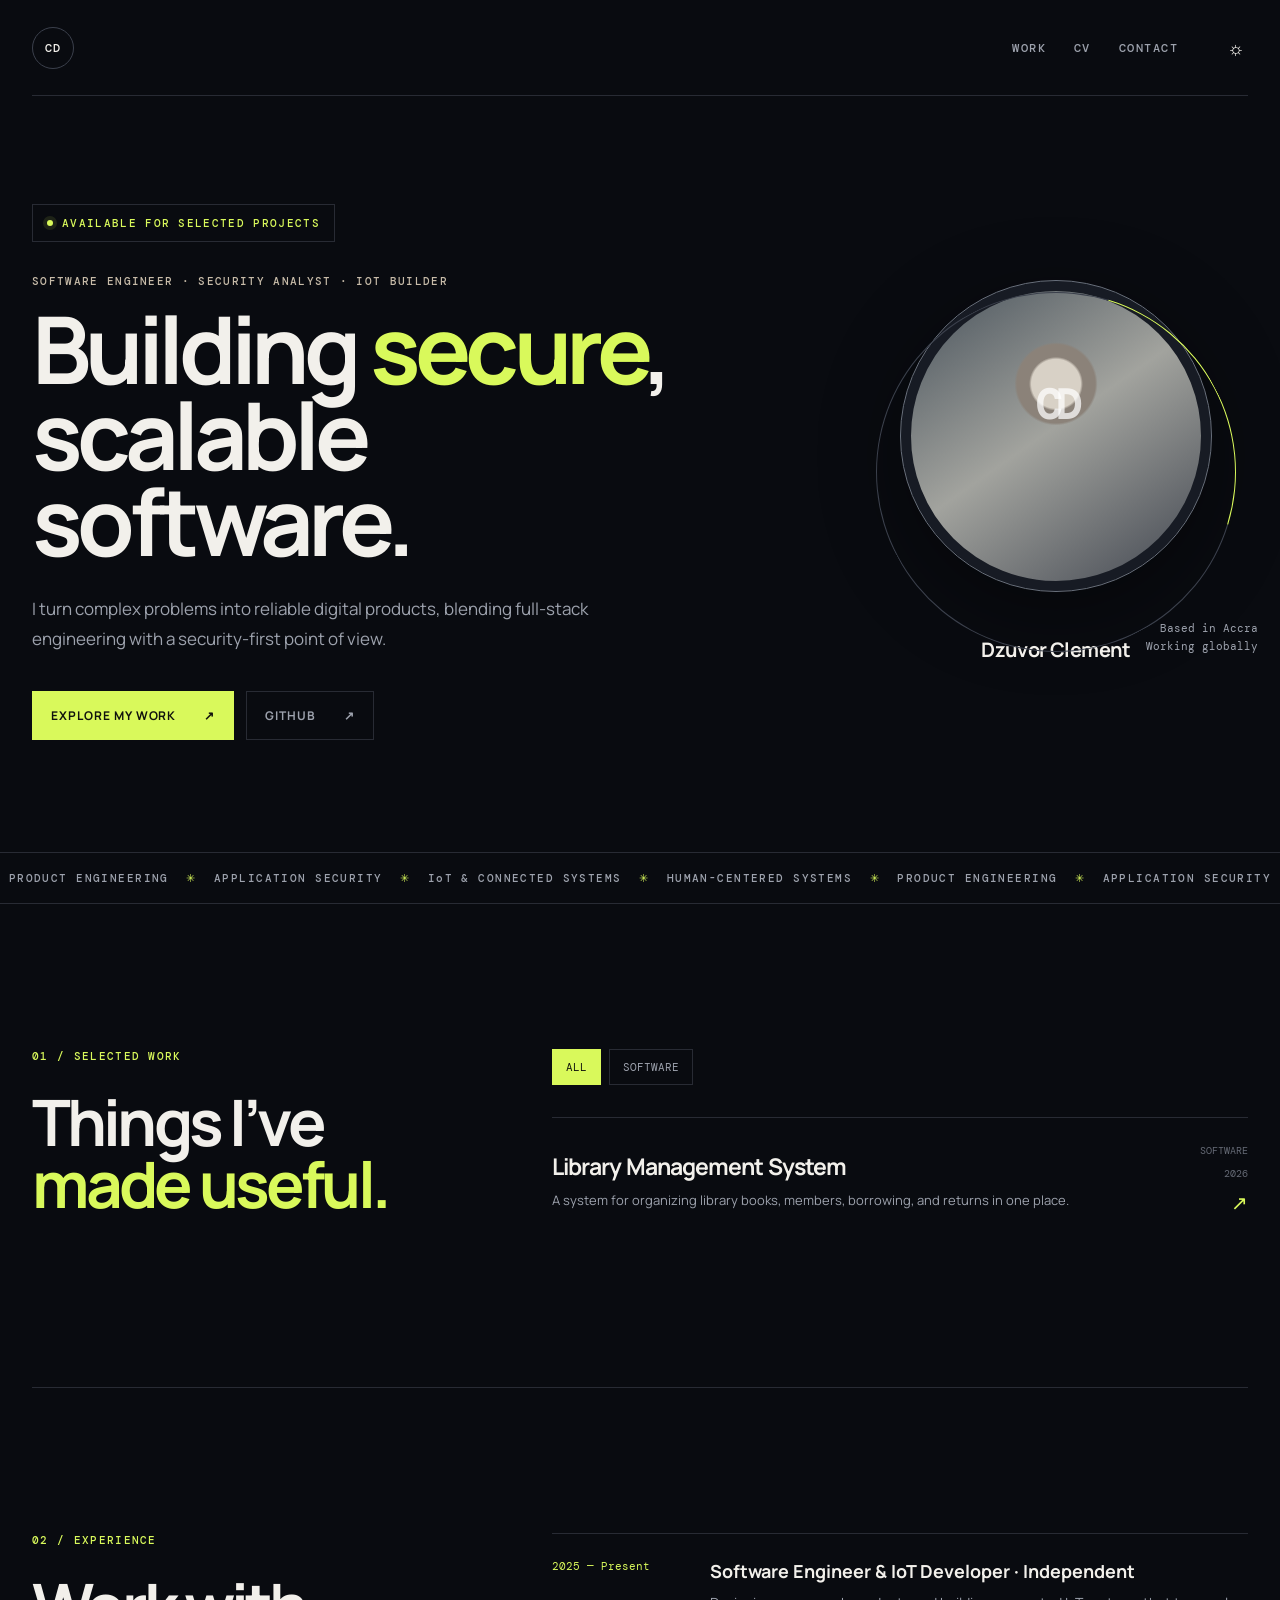
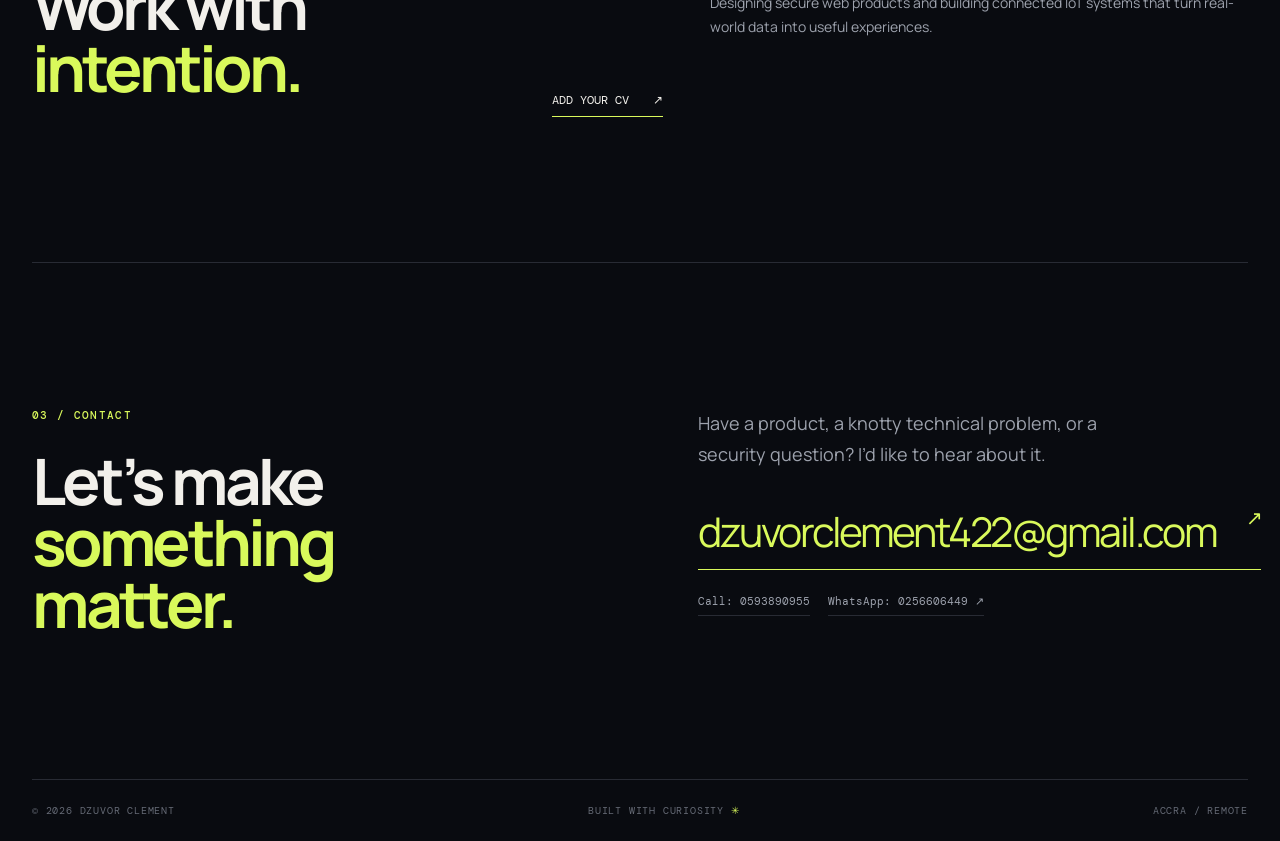
<file: index.html>
<!doctype html>
<html lang="en">
<head>
  <meta charset="UTF-8" />
  <meta name="viewport" content="width=device-width, initial-scale=1.0" />
  <meta name="description" content="A personal portfolio for secure, thoughtful software engineering." />
  <title>Dzuvor Clement | Software Engineer</title>
  <link rel="preconnect" href="https://fonts.googleapis.com" />
  <link rel="preconnect" href="https://fonts.gstatic.com" crossorigin />
  <link href="https://fonts.googleapis.com/css2?family=DM+Mono:wght@400;500&family=Manrope:wght@400;500;600;700;800&display=swap" rel="stylesheet" />
  <link rel="stylesheet" href="styles.css" />
</head>
<body>
  <div class="site-shell">
    <header class="site-header">
      <a class="brand-mark" href="#top" aria-label="Dzuvor Clement home">CD</a>
      <nav class="desktop-nav" aria-label="Primary navigation">
        <a href="#work">Work</a>
        <a href="#cv">CV</a>
        <a href="#contact">Contact</a>
      </nav>
      <button class="icon-button" id="themeToggle" type="button" aria-label="Switch to light mode" title="Toggle theme">
        <span aria-hidden="true">☼</span>
      </button>
      <button class="menu-button" id="menuToggle" type="button" aria-expanded="false" aria-controls="mobileNav" aria-label="Open navigation">Menu</button>
    </header>

    <nav class="mobile-nav" id="mobileNav" aria-label="Mobile navigation">
      <a href="#work">Work</a><a href="#cv">CV</a><a href="#contact">Contact</a>
    </nav>

    <main id="top">
      <section class="hero section-grid">
        <div class="hero-copy reveal">
          <p class="eyebrow"><span class="status-dot"></span> <span id="availabilityText">Available for selected projects</span></p>
          <p class="kicker" id="roleText">Software engineer <span>·</span> security analyst <span>·</span> IoT builder</p>
          <h1>Building <em>secure</em>, scalable software.</h1>
          <p class="hero-text" id="bioText">I turn complex problems into reliable digital products, blending full-stack engineering with a security-first point of view.</p>
          <div class="hero-actions">
            <a class="button button-primary" href="#work">Explore my work <span>↗</span></a>
            <a class="button button-quiet" href="https://github.com" target="_blank" rel="noreferrer">GitHub <span>↗</span></a>
          </div>
        </div>
        <div class="portrait-wrap reveal reveal-delay">
          <div class="portrait-orbit"></div>
          <div class="portrait-placeholder has-image" id="portrait" role="img" aria-label="Portrait of Dzuvor Clement">
            <img src="images/file_00000000dcd071f48d6ba58d16c75ac9.jpg" alt="Dzuvor Clement professional headshot" />
          </div>
          <div class="portrait-name" id="portraitName">Dzuvor Clement</div>
          <div class="portrait-note" id="locationText">Based in Accra<br />Working globally</div>
        </div>
      </section>

      <section class="marquee-band" aria-label="Specialties">
        <div class="marquee-track"><span>PRODUCT ENGINEERING</span><b>✳</b><span>APPLICATION SECURITY</span><b>✳</b><span>IoT & CONNECTED SYSTEMS</span><b>✳</b><span>HUMAN-CENTERED SYSTEMS</span><b>✳</b><span>PRODUCT ENGINEERING</span><b>✳</b><span>APPLICATION SECURITY</span></div>
      </section>

      <section class="work-section section-grid" id="work">
        <div class="section-intro">
          <p class="section-label">01 / Selected work</p>
          <h2>Things I’ve<br /><em>made useful.</em></h2>
        </div>
        <div class="work-content">
          <div class="filter-bar" id="filters" aria-label="Filter projects"></div>
          <div class="project-list" id="projectList"></div>
        </div>
      </section>

      <section class="cv-section section-grid" id="cv">
        <div class="section-intro"><p class="section-label">02 / Experience</p><h2>Work with<br /><em>intention.</em></h2></div>
        <div class="timeline">
          <article class="timeline-item"><span>2025 — Present</span><div><h3>Software Engineer & IoT Developer · Independent</h3><p>Designing secure web products and building connected IoT systems that turn real-world data into useful experiences.</p></div></article>
          <a class="text-link" id="cvLink" href="#contact">Download full CV <span>↗</span></a>
        </div>
      </section>

      <section class="contact-section section-grid" id="contact">
        <div><p class="section-label">03 / Contact</p><h2>Let’s make<br /><em>something matter.</em></h2></div>
        <div class="contact-copy"><p>Have a product, a knotty technical problem, or a security question? I’d like to hear about it.</p><a class="contact-email" href="mailto:dzuvorclement422@gmail.com">dzuvorclement422@gmail.com <span>↗</span></a><div class="contact-links"><a href="tel:+233593890955">Call: 0593890955</a><a href="https://wa.me/233256606449" target="_blank" rel="noreferrer">WhatsApp: 0256606449 <span>↗</span></a></div></div>
      </section>
    </main>

    <footer><span>© 2026 <span id="footerName">Dzuvor Clement</span></span><span>Built with curiosity <i>✳</i></span><span>Accra / Remote</span></footer>
  </div>
  <dialog id="projectDialog" class="project-dialog"><button class="dialog-close" id="dialogClose" aria-label="Close project details">×</button><div id="dialogContent"></div></dialog>
  <script src="app.js?v=3"></script>
</body>
</html>
</file>
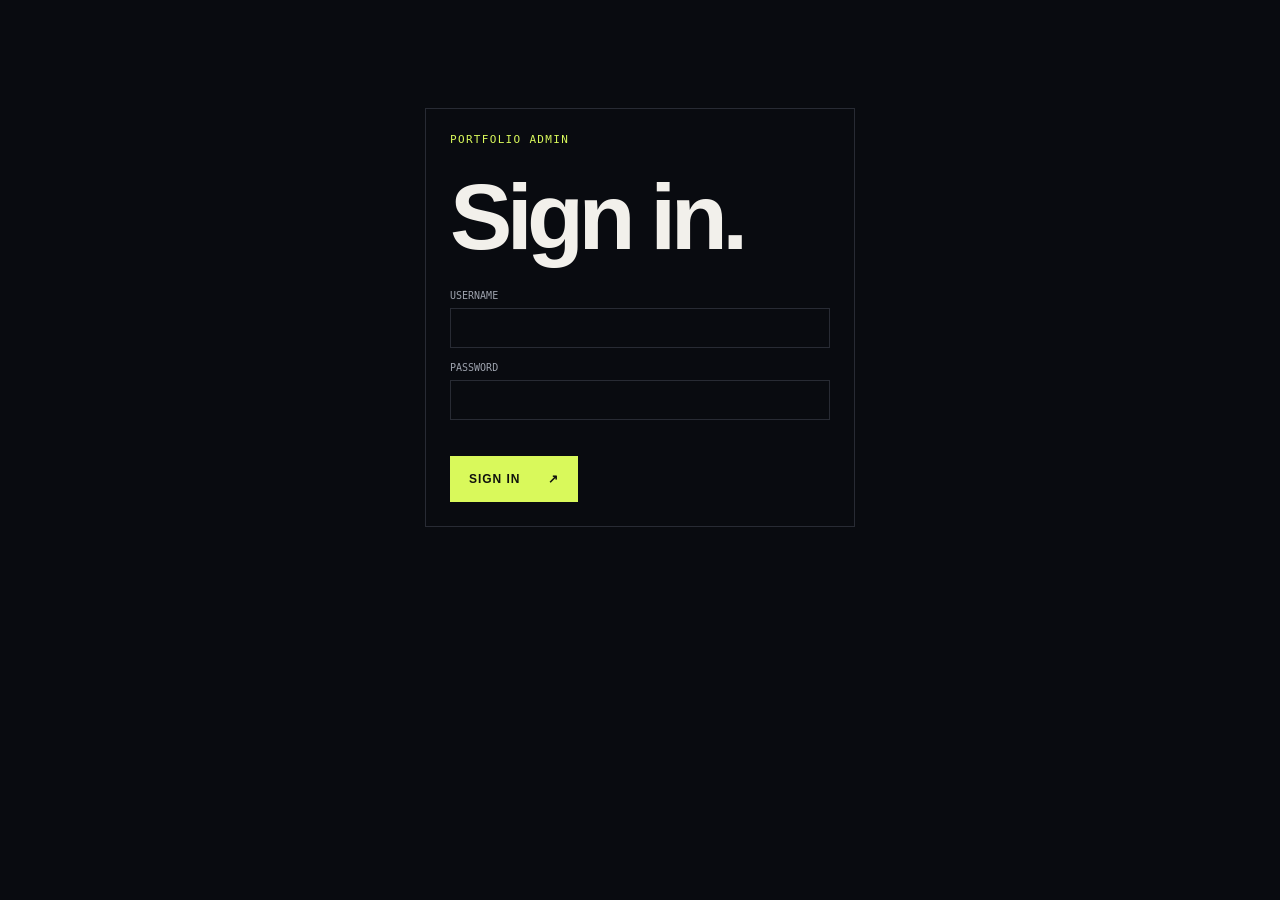
<file: admin.html>
<!doctype html>
<html lang="en">
<head>
  <meta charset="UTF-8" />
  <meta name="viewport" content="width=device-width, initial-scale=1.0" />
  <title>Portfolio Admin</title>
  <link rel="stylesheet" href="styles.css" />
  <style>.admin-shell{width:min(900px,calc(100% - 36px));margin:70px auto}.login-panel{max-width:430px;margin:12vh auto}.admin-header{display:flex;justify-content:space-between;align-items:center;border-bottom:1px solid var(--line);padding-bottom:22px;margin-bottom:32px}.admin-header-actions{display:flex;align-items:center;gap:22px}.admin-grid{display:grid;grid-template-columns:1fr 1fr;gap:32px}.admin-panel{border:1px solid var(--line);padding:24px}.admin-panel h2{font-size:28px;margin-bottom:24px}.admin-form{display:grid;gap:14px}.admin-form label{display:grid;gap:7px;color:var(--muted);font:10px 'DM Mono',monospace;text-transform:uppercase}.admin-form input,.admin-form textarea{width:100%;padding:11px;border:1px solid var(--line);background:var(--bg);color:var(--ink);font:14px Manrope,sans-serif}.admin-actions{display:flex;gap:10px;align-items:center;margin-top:22px}.admin-status{color:var(--accent);font:11px 'DM Mono',monospace}.admin-project{border-top:1px solid var(--line);padding:16px 0}.admin-project strong{display:block;margin-bottom:5px}.admin-project span{color:var(--muted);font:11px 'DM Mono',monospace}@media(max-width:700px){.admin-grid{grid-template-columns:1fr}.admin-header{align-items:flex-start;gap:15px;flex-direction:column}.admin-header-actions{flex-wrap:wrap}}</style>
</head>
<body><main class="admin-shell">
  <section class="admin-panel login-panel" id="loginPanel"><p class="section-label">Portfolio admin</p><h1>Sign in.</h1><form class="admin-form" id="loginForm"><label>Username<input name="username" autocomplete="username" required /></label><label>Password<input name="password" type="password" autocomplete="current-password" required /></label><div class="admin-actions"><button class="button button-primary" type="submit">Sign in <span>↗</span></button><span class="admin-status" id="loginStatus"></span></div></form></section>
  <section id="dashboard" hidden>
  <header class="admin-header"><div><p class="section-label">Portfolio admin</p><h1>Manage your site.</h1></div><div class="admin-header-actions"><a class="text-link" href="index.html">View portfolio <span>↗</span></a><button class="button button-quiet" id="logoutButton" type="button">Log out</button></div></header>
  <div class="admin-grid">
    <section class="admin-panel"><h2>Profile</h2><form class="admin-form" id="profileForm"><label>Name<input name="name" required /></label><label>Role<input name="role" required /></label><label>Availability<input name="availability" /></label><label>Bio<textarea name="bio" rows="5" required></textarea></label><label>Location<textarea name="location" rows="2"></textarea></label><label>Profile image URL<input name="imageUrl" type="url" /></label><label>Or upload profile image<input name="imageFile" type="file" accept="image/*" /></label><label>CV URL<input name="cvUrl" type="url" /></label><label>Or upload CV<input name="cvFile" type="file" accept=".pdf,.doc,.docx" /></label><div class="admin-actions"><button class="button button-primary" type="submit">Save profile <span>↗</span></button><span class="admin-status" id="profileStatus"></span></div></form></section>
    <section class="admin-panel"><h2>Add project</h2><form class="admin-form" id="projectForm"><label>Name<input name="title" required /></label><label>Category<input name="category" required /></label><label>Year<input name="year" required /></label><label>Short description<textarea name="description" rows="3" required></textarea></label><label>Details<textarea name="details" rows="5" required></textarea></label><label>Tags<input name="tags" /></label><label>Project URL<input name="projectUrl" type="url" /></label><label>Or upload project file<input name="projectFile" type="file" /></label><div class="admin-actions"><button class="button button-primary" type="submit">Add project <span>↗</span></button><span class="admin-status" id="projectStatus"></span></div></form><div id="projectList"></div></section>
  </div>
  </section>
</main><script src="admin.js"></script></body></html>
</file>
<file: styles.css>
:root { --ink:#f2f0eb; --muted:#9da2ad; --dim:#656a75; --line:#282b34; --surface:#12151c; --accent:#d9f95b; --accent-ink:#10120d; --bg:#090b10; --warm:#c8bca9; }
.light-mode { --ink:#171916; --muted:#5e665f; --dim:#8a9289; --line:#d9ddd5; --surface:#f5f6f1; --accent:#758d16; --accent-ink:#f8faef; --bg:#f2f3ee; --warm:#596150; }
* { box-sizing:border-box; }
html { scroll-behavior:smooth; }
body { margin:0; background:var(--bg); color:var(--ink); font-family:'Manrope',sans-serif; }
a { color:inherit; text-decoration:none; }
.site-shell { overflow:hidden; }
.site-header { width:min(1280px,calc(100% - 64px)); margin:auto; height:96px; display:flex; align-items:center; gap:28px; border-bottom:1px solid var(--line); }
.brand-mark { display:grid; place-items:center; width:42px; height:42px; border:1px solid #3b404c; border-radius:50%; font:500 12px 'DM Mono',monospace; letter-spacing:.08em; }
.desktop-nav { display:flex; gap:28px; margin-left:auto; font:500 12px 'DM Mono',monospace; text-transform:uppercase; letter-spacing:.12em; color:var(--muted); }
.desktop-nav a:hover,.mobile-nav a:hover,.text-link:hover { color:var(--accent); }
.icon-button,.menu-button { background:transparent; border:0; color:var(--ink); cursor:pointer; font:500 20px 'DM Mono',monospace; }
.icon-button { margin-left:18px; }
.edit-button { border:1px solid var(--line); background:transparent; color:var(--muted); cursor:pointer; padding:10px 12px; font:10px 'DM Mono',monospace; text-transform:uppercase; letter-spacing:.08em; }.edit-button:hover { color:var(--accent); border-color:var(--accent); }
.menu-button,.mobile-nav { display:none; }
.section-grid { width:min(1280px,calc(100% - 64px)); margin:auto; display:grid; grid-template-columns:repeat(12,1fr); column-gap:32px; }
.hero { min-height:650px; padding:108px 0 112px; align-items:center; }
.hero-copy { grid-column:1 / span 7; position:relative; z-index:1; }
.eyebrow,.section-label,.kicker { font:500 11px 'DM Mono',monospace; text-transform:uppercase; letter-spacing:.12em; color:var(--muted); }
.eyebrow { display:inline-flex; align-items:center; gap:9px; padding:11px 14px; border:1px solid var(--line); color:var(--accent); margin:0 0 32px; }
.status-dot { width:6px; height:6px; display:block; background:var(--accent); border-radius:50%; box-shadow:0 0 0 4px rgba(217,249,91,.1); }
.kicker { color:var(--warm); margin:0 0 18px; }
.kicker span { color:var(--dim); margin:0 8px; }
h1,h2,h3,p { margin-top:0; }
h1 { max-width:760px; font-size:clamp(3.5rem,7.3vw,7.6rem); line-height:.92; letter-spacing:-.06em; margin-bottom:30px; font-weight:700; }
h1 em,h2 em { color:var(--accent); font-style:normal; }
.hero-text { max-width:570px; color:var(--muted); font-size:17px; line-height:1.75; }
.hero-actions { display:flex; gap:12px; margin-top:38px; }
.button { display:inline-flex; align-items:center; gap:28px; padding:15px 18px; font-size:12px; font-weight:700; text-transform:uppercase; letter-spacing:.08em; border:1px solid transparent; }
.button-primary { background:var(--accent); color:var(--accent-ink); }.button-primary:hover { background:#eeff95; }.button-quiet { border-color:var(--line); color:var(--muted); }.button-quiet:hover { color:var(--ink); border-color:var(--muted); }
.portrait-wrap { grid-column:9 / span 4; position:relative; height:410px; display:grid; place-items:center; }
.portrait-orbit { position:absolute; width:360px; height:360px; border:1px solid #3b404c; border-radius:50%; border-right-color:var(--accent); transform:rotate(-28deg); }
.portrait-placeholder { width:310px; height:310px; border-radius:50%; background:radial-gradient(circle at 50% 32%,#d8d1c6 0 10%,#8b8279 11% 16%,transparent 17%),linear-gradient(145deg,#49535c,#a2a39e 48%,#414650); border:10px solid #171b24; outline:1px solid #69707c; display:grid; place-items:center; overflow:hidden; box-shadow:0 20px 80px rgba(0,0,0,.4); }
.portrait-placeholder.has-image { background:none; }
.portrait-placeholder img { width:100%; height:100%; object-fit:cover; object-position:center; }
.portrait-placeholder span { font:700 42px 'DM Mono',monospace; color:rgba(255,255,255,.72); margin-bottom:62px; letter-spacing:-.12em; }
.portrait-name { margin-top:18px; text-align:center; font:700 20px 'Manrope',sans-serif; letter-spacing:-.03em; color:var(--ink); }
.portrait-note { position:absolute; right:-10px; bottom:22px; color:var(--muted); font:11px/1.6 'DM Mono',monospace; text-align:right; }
.marquee-band { border-block:1px solid var(--line); padding:18px 0; white-space:nowrap; overflow:hidden; color:var(--muted); font:500 11px 'DM Mono',monospace; letter-spacing:.13em; }.marquee-track { display:flex; justify-content:space-around; min-width:1100px; animation:marquee 26s linear infinite; }.marquee-track b { color:var(--accent); font-weight:400; }
.work-section,.cv-section,.contact-section { padding:145px 0; border-bottom:1px solid var(--line); }.section-intro { grid-column:1 / span 4; }.section-label { color:var(--accent); margin-bottom:28px; }h2 { font-size:clamp(2.8rem,5vw,5.5rem); letter-spacing:-.06em; line-height:.96; font-weight:700; margin-bottom:0; }.work-content,.timeline,.contact-copy { grid-column:6 / span 7; }.filter-bar { display:flex; gap:8px; flex-wrap:wrap; margin-bottom:32px; }.filter { background:none; color:var(--muted); border:1px solid var(--line); padding:10px 13px; font:11px 'DM Mono',monospace; text-transform:uppercase; cursor:pointer; }.filter.active,.filter:hover { background:var(--accent); color:var(--accent-ink); border-color:var(--accent); }
.project-card { display:grid; grid-template-columns:1fr 130px; gap:24px; align-items:center; padding:26px 0; border-top:1px solid var(--line); cursor:pointer; transition:padding .25s ease; }.project-card:hover { padding-left:12px; }.project-card h3 { margin:0 0 8px; font-size:23px; letter-spacing:-.04em; }.project-card p { margin:0; color:var(--muted); font-size:13px; line-height:1.6; }.project-meta { display:flex; flex-direction:column; align-items:flex-end; gap:10px; color:var(--dim); font:10px 'DM Mono',monospace; text-transform:uppercase; text-align:right; }.project-arrow { color:var(--accent); font-size:20px; }.timeline-item { display:grid; grid-template-columns:130px 1fr; gap:28px; padding:25px 0; border-top:1px solid var(--line); }.timeline-item > span { color:var(--accent); font:11px 'DM Mono',monospace; }.timeline-item h3 { font-size:18px; margin-bottom:8px; }.timeline-item p,.contact-copy p { color:var(--muted); font-size:14px; line-height:1.7; margin-bottom:0; }.text-link { display:inline-flex; gap:24px; color:var(--ink); font:12px 'DM Mono',monospace; text-transform:uppercase; margin-top:28px; border-bottom:1px solid var(--accent); padding-bottom:8px; }.contact-section { min-height:500px; }.contact-email { display:inline-flex; gap:30px; margin-top:34px; color:var(--accent); font-size:clamp(1.7rem,3.2vw,3.7rem); letter-spacing:-.06em; border-bottom:1px solid var(--accent); padding-bottom:10px; }.contact-email span { font-size:.5em; }.contact-copy p { max-width:440px; font-size:18px; }.site-shell footer { width:min(1280px,calc(100% - 64px)); margin:auto; display:flex; justify-content:space-between; padding:24px 0; color:var(--dim); font:10px 'DM Mono',monospace; text-transform:uppercase; letter-spacing:.08em; }.site-shell footer i { color:var(--accent); font-style:normal; }.project-dialog { width:min(600px,calc(100% - 32px)); color:var(--ink); background:var(--surface); border:1px solid #3b404c; padding:38px; }.project-dialog::backdrop { background:rgba(0,0,0,.8); }.dialog-close { position:absolute; right:18px; top:12px; border:0; color:var(--muted); background:none; font-size:28px; cursor:pointer; }.dialog-close:hover { color:var(--accent); }.dialog-kicker { color:var(--accent); font:11px 'DM Mono',monospace; text-transform:uppercase; }.project-dialog h2 { font-size:44px; margin:14px 0; }.project-dialog p { color:var(--muted); line-height:1.7; }.dialog-tags { color:var(--warm); font:11px 'DM Mono',monospace; }
.add-project-button { margin:0 0 16px; border:1px solid var(--accent); background:transparent; color:var(--accent); padding:11px 13px; cursor:pointer; font:10px 'DM Mono',monospace; text-transform:uppercase; letter-spacing:.08em; }.add-project-button:hover { background:var(--accent); color:var(--accent-ink); }.project-view-link { margin-top:20px; }
.contact-links { display:flex; flex-wrap:wrap; gap:18px; margin-top:24px; }.contact-links a { color:var(--muted); border-bottom:1px solid var(--line); padding-bottom:7px; font:11px 'DM Mono',monospace; }.contact-links a:hover { color:var(--accent); border-color:var(--accent); }
.profile-form { display:grid; gap:15px; margin-top:24px; }.profile-form label { display:grid; gap:7px; color:var(--muted); font:10px 'DM Mono',monospace; text-transform:uppercase; letter-spacing:.08em; }.profile-form input,.profile-form textarea { width:100%; border:1px solid var(--line); background:var(--bg); color:var(--ink); padding:11px 12px; font:14px 'Manrope',sans-serif; resize:vertical; }.profile-form input:focus,.profile-form textarea:focus { outline:1px solid var(--accent); border-color:var(--accent); }.profile-form-actions { display:flex; gap:10px; margin-top:9px; }.profile-form-actions .button { cursor:pointer; }.form-note { color:var(--dim)!important; font:10px/1.6 'DM Mono',monospace; margin:0; }
.reveal { animation:rise .8s ease both; }.reveal-delay { animation-delay:.2s; }@keyframes rise { from{opacity:0;transform:translateY(18px)}to{opacity:1;transform:none} }@keyframes marquee { to{transform:translateX(-30%)} }
@media (max-width:760px) { .site-header,.section-grid,.site-shell footer { width:min(100% - 36px,1280px); }.site-header { height:76px; }.desktop-nav,.icon-button,.edit-button { display:none; }.menu-button { display:block; margin-left:auto; font-size:11px; text-transform:uppercase; letter-spacing:.1em; }.mobile-nav { width:100%; padding:0 18px 18px; display:none; gap:12px; flex-direction:column; background:var(--bg); border-bottom:1px solid var(--line); }.mobile-nav.open { display:flex; }.mobile-nav a { font:11px 'DM Mono',monospace; text-transform:uppercase; color:var(--muted); padding:8px 0; }.hero { display:flex; flex-direction:column-reverse; align-items:stretch; padding:70px 0 85px; gap:55px; }.portrait-wrap { height:320px; }.portrait-orbit { width:278px; height:278px; }.portrait-placeholder { width:240px; height:240px; }.portrait-placeholder span { font-size:32px; margin-bottom:46px; }.portrait-note { right:0; bottom:0; }.hero-copy { width:100%; }h1 { font-size:clamp(3.2rem,16vw,5rem); }.hero-text { font-size:15px; }.work-section,.cv-section,.contact-section { display:block; padding:90px 0; }.section-intro { margin-bottom:58px; }.work-content,.timeline,.contact-copy { width:100%; }.section-intro h2 { font-size:3.2rem; }.project-card { grid-template-columns:1fr 34px; }.project-meta { display:none; }.project-card h3 { font-size:20px; }.timeline-item { grid-template-columns:1fr; gap:10px; }.contact-copy p { font-size:16px; }.contact-email { font-size:1.7rem; }.site-shell footer { gap:12px; flex-wrap:wrap; }.site-shell footer span:last-child { width:100%; }.marquee-track { justify-content:flex-start; gap:32px; }.profile-dialog { max-height:90vh; overflow:auto; } }
</file>
